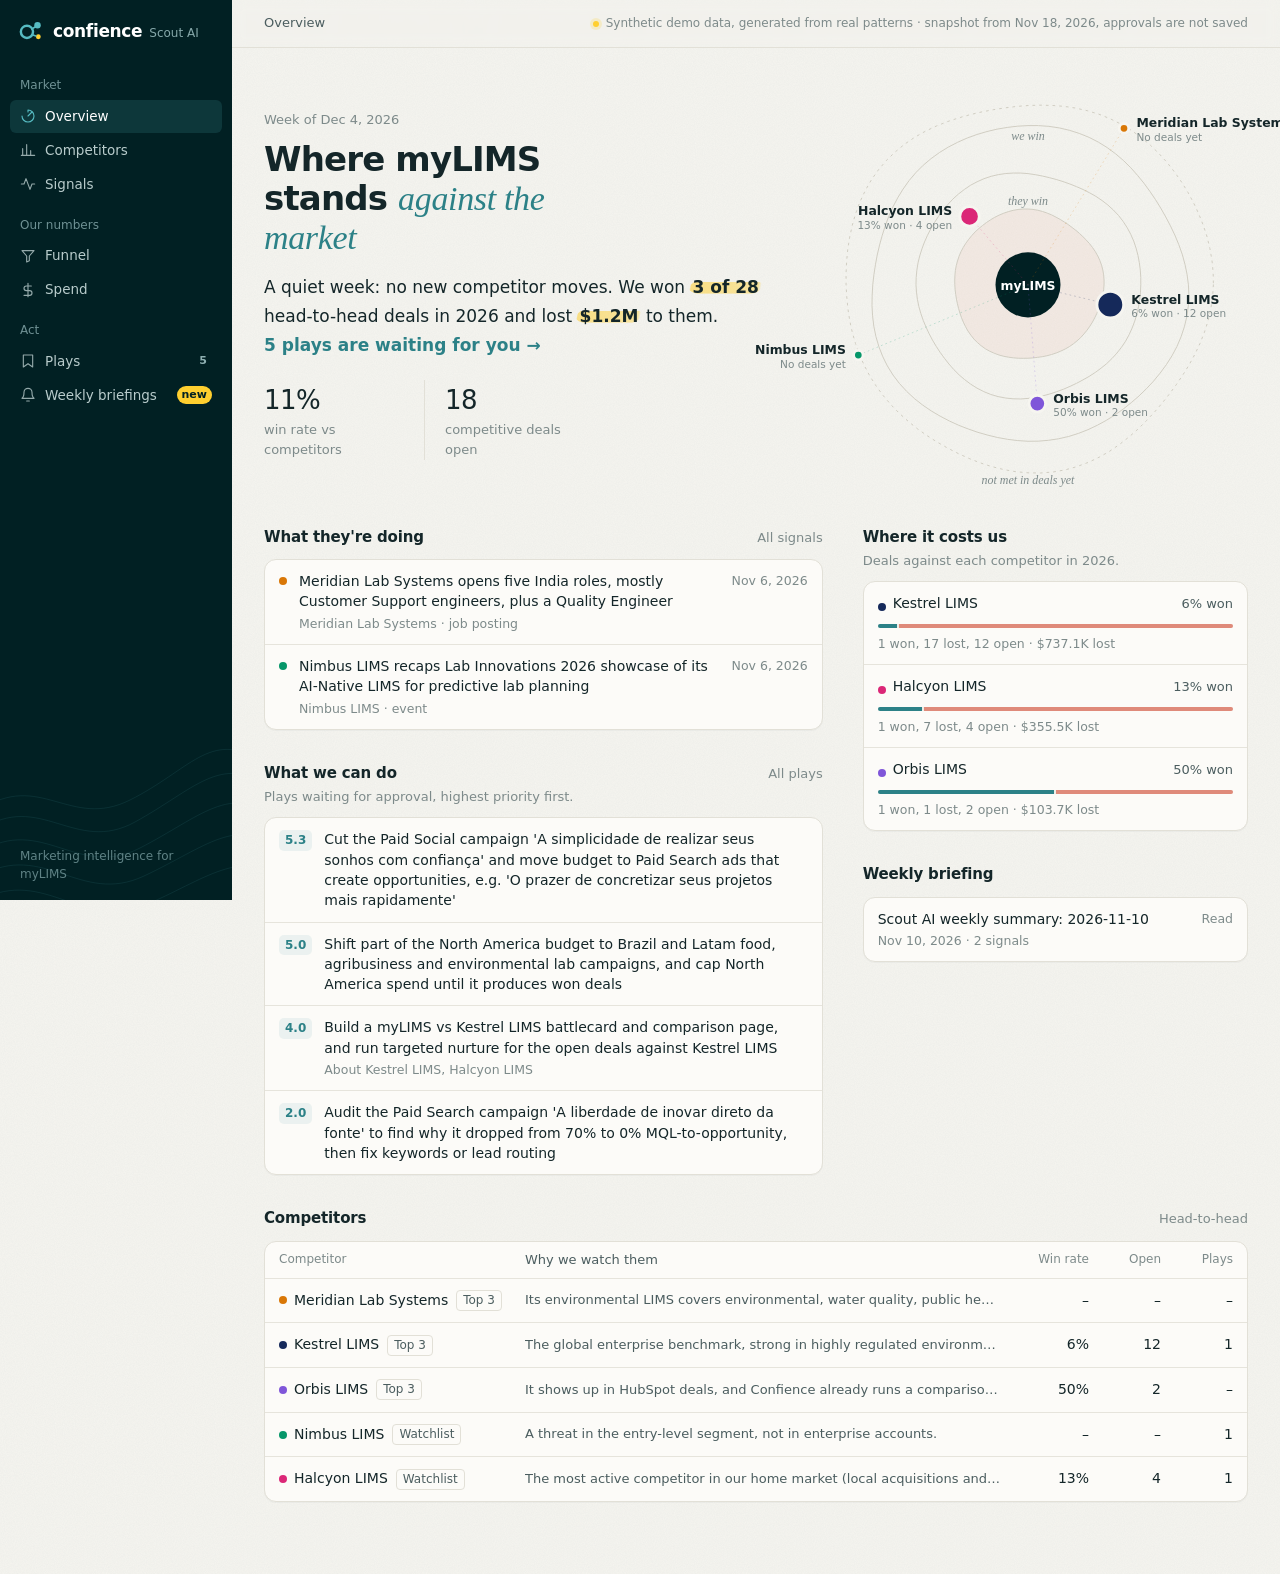
<file: index.html>
<!doctype html>
<html lang="en" data-snapshot="snapshot.json">
<head>
  <meta charset="utf-8">
  <meta name="viewport" content="width=device-width, initial-scale=1">
  <title>Scout AI · Confience</title>
  <link rel="stylesheet" href="static/app.css">
  <script type="module" src="static/app.js"></script>
</head>
<body>
  <div class="app">
    <aside class="sidebar">
      <a class="brand" href="#/overview" aria-label="Scout AI by Confience, overview">
        <svg class="brand-mark" viewBox="0 0 32 32" aria-hidden="true">
          <circle cx="11" cy="17" r="7.5" fill="none" stroke="currentColor" stroke-width="3"/>
          <circle cx="24" cy="9" r="4" class="dot-a"/>
          <circle cx="25" cy="23" r="3" class="dot-b"/>
          <path d="M17 13.5 21 11M17.5 20.5l4.5 1.6" stroke="currentColor" stroke-width="2" stroke-linecap="round"/>
        </svg>
        <span class="brand-text">
          <span class="brand-name">confience</span>
          <span class="brand-product">Scout AI</span>
        </span>
      </a>
      <nav id="nav" aria-label="Views">
        <div class="nav-group">Market</div>
        <a href="#/overview" data-view="overview">
          <svg viewBox="0 0 24 24" aria-hidden="true"><path d="M3 12a9 9 0 1 0 9-9M12 12l6-6M12 3v3"/></svg>Overview</a>
        <a href="#/competitors" data-view="competitors">
          <svg viewBox="0 0 24 24" aria-hidden="true"><path d="M4 20V10M10 20V4M16 20v-7M22 20H2"/></svg>Competitors</a>
        <a href="#/signals" data-view="signals">
          <svg viewBox="0 0 24 24" aria-hidden="true"><path d="M2 12h4l3-8 6 16 3-8h4"/></svg>Signals</a>
        <div class="nav-group">Our numbers</div>
        <a href="#/funnel" data-view="funnel">
          <svg viewBox="0 0 24 24" aria-hidden="true"><path d="M3 4h18l-7 8v7l-4 2v-9z"/></svg>Funnel</a>
        <a href="#/spend" data-view="spend">
          <svg viewBox="0 0 24 24" aria-hidden="true"><path d="M12 2v20M17 6H9.5a3.5 3.5 0 0 0 0 7h5a3.5 3.5 0 0 1 0 7H6"/></svg>Spend</a>
        <div class="nav-group">Act</div>
        <a href="#/plays" data-view="plays">
          <svg viewBox="0 0 24 24" aria-hidden="true"><path d="M5 3v18l7-5 7 5V3z"/></svg>Plays <span id="plays-count" class="count" hidden></span></a>
        <a href="#/briefings" data-view="briefings">
          <svg viewBox="0 0 24 24" aria-hidden="true"><path d="M6 8a6 6 0 0 1 12 0c0 7 3 9 3 9H3s3-2 3-9M10 21h4"/></svg>Weekly briefings <span id="badge" class="badge" hidden>new</span></a>
      </nav>
      <div class="sidebar-foot">Marketing intelligence for myLIMS</div>
    </aside>
    <div class="shell">
      <header class="topbar">
        <div id="crumb" class="crumb"></div>
        <div class="banner" role="note" id="banner">Synthetic demo data, generated from real patterns</div>
      </header>
      <main id="view" aria-live="polite"></main>
    </div>
  </div>
  <div id="tooltip" class="tooltip" role="tooltip" hidden></div>
</body>
</html>
</file>
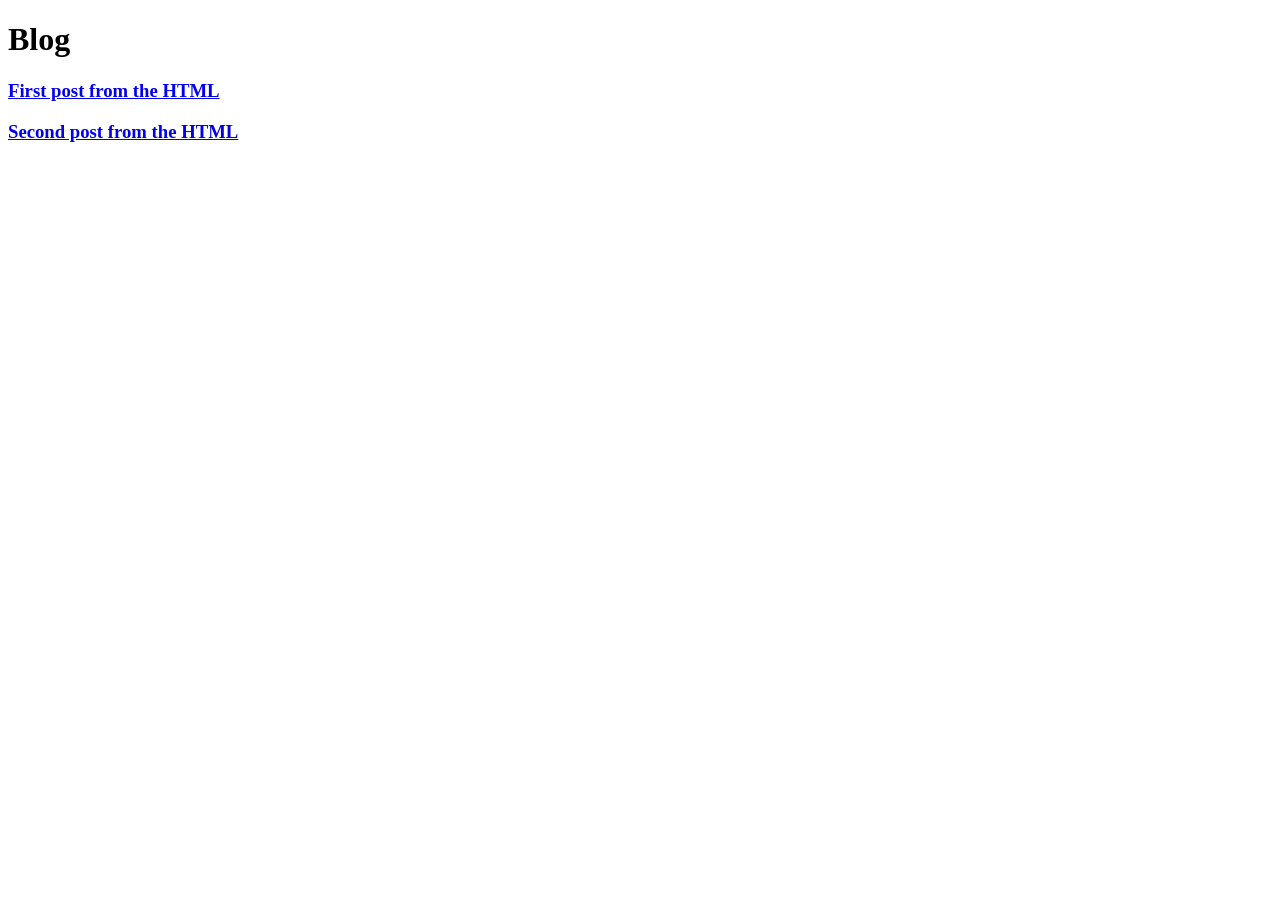
<file: tests/fixtures/collectors/blog_with_feed.html>
<!doctype html>
<html>
<head>
  <link rel="alternate" type="application/rss+xml" href="/blog/rss.xml">
  <link rel="alternate" type="application/rss+xml" href="https://acme.test/comments/feed/">
</head>
<body>
  <main>
    <h1>Blog</h1>
    <h3><a href="/blog/first-post">First post from the HTML</a></h3>
    <h3><a href="/blog/second-post">Second post from the HTML</a></h3>
  </main>
</body>
</html>
</file>
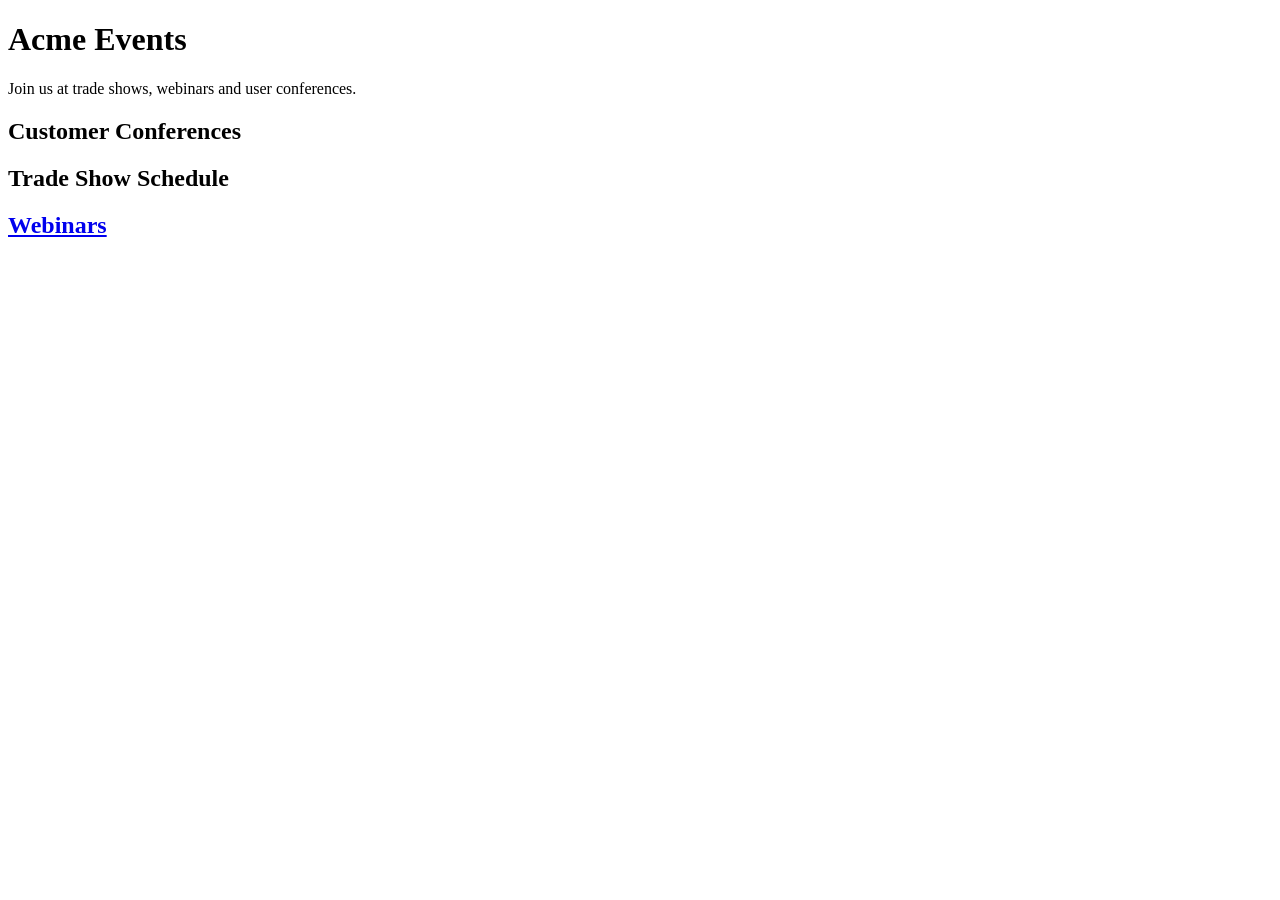
<file: tests/fixtures/collectors/events_hub.html>
<!doctype html>
<html>
<body>
  <main>
    <h1>Acme Events</h1>
    <p>Join us at trade shows, webinars and user conferences.</p>
    <h2>Customer Conferences</h2>
    <h2>Trade Show Schedule</h2>
    <h2><a href="/events/webinars">Webinars</a></h2>
  </main>
</body>
</html>
</file>
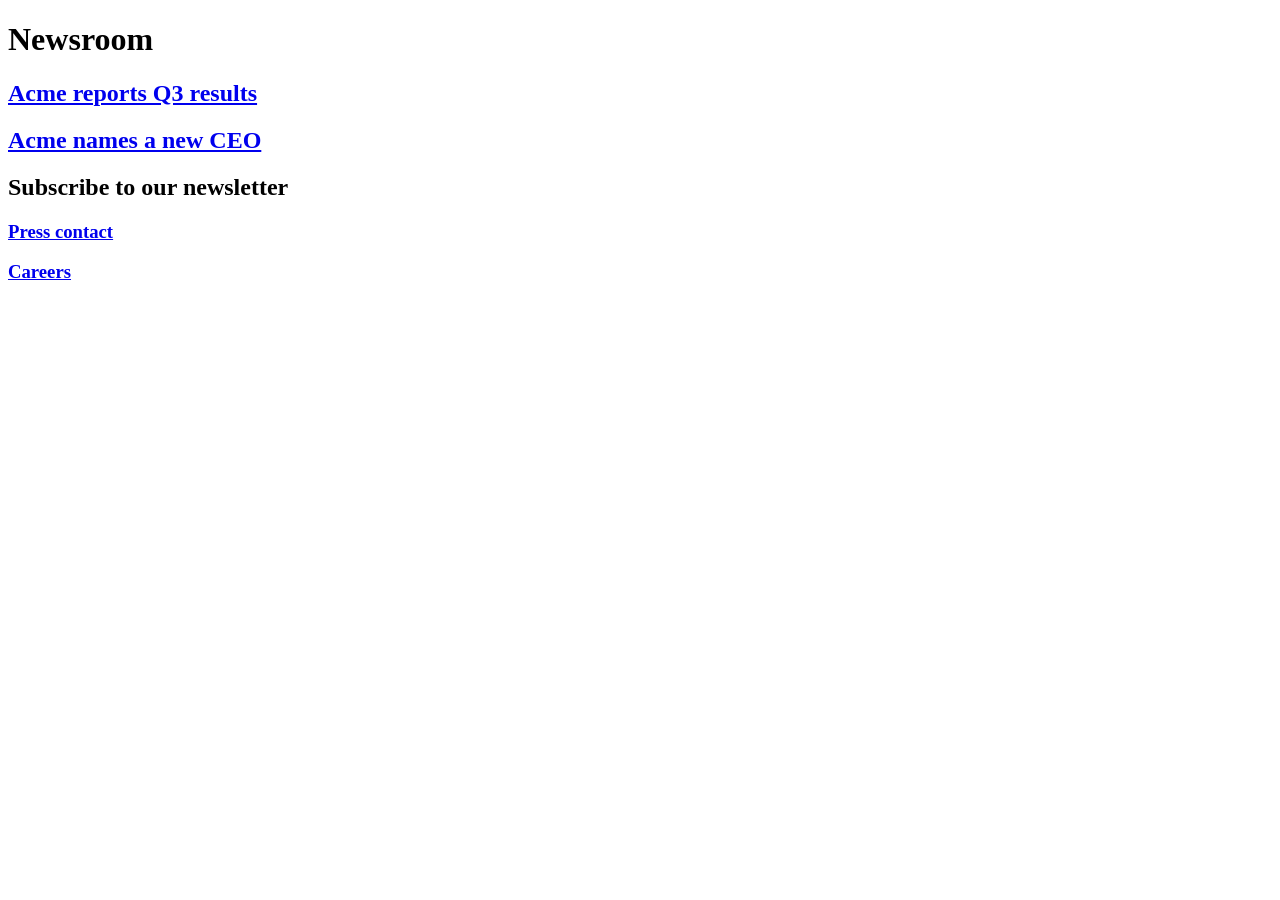
<file: tests/fixtures/collectors/news_headings.html>
<!doctype html>
<html>
<body>
  <main>
    <h1>Newsroom</h1>
    <h2><a href="https://acme.test/news/q3-results">Acme reports Q3 results</a></h2>
    <h2><a href="/news/new-ceo">Acme names a new CEO</a></h2>
    <h2>Subscribe to our newsletter</h2>
    <h3><a href="mailto:press@acme.test">Press contact</a></h3>
  </main>
  <footer><h3><a href="/careers">Careers</a></h3></footer>
</body>
</html>
</file>
<file: static/app.css>
/* Scout AI dashboard in the Confience palette, drawn like a work tool: flat surfaces,
   hairline borders, lists instead of floating cards, color only where it carries meaning.
   Warm paper neutrals keep it from feeling clinical. No external fonts: it runs offline. */
:root {
  color-scheme: light;
  --brand-deep: #012023;
  --brand: #2c8187;
  --brand-light: #56bbc2;
  --sun: #ffcf2f;

  --page: #f6f5f0;
  --surface: #fcfbf8;
  --surface-2: #efeee7;
  --hover: #f1f0ea;
  --ink: #142629;
  --ink-2: #4b5d5f;
  --muted: #7d8a8a;
  --grid: #e6e4dc;
  --axis: #cfccc1;
  --border: #e2e0d7;
  --accent: #2c8187;
  --accent-ink: #ffffff;
  --wash: rgba(44, 129, 135, 0.08);

  --won: #2c8187;
  --lost: #df8a7a;
  --good-text: #23774f;
  --bad-text: #b14a3c;
  --warn-ink: #8a6500;

  --series-1: #2c8187;
  --series-2: #d9a215;
  --series-3: #15295a;
  --series-4: #7f56d9;
  --series-5: #56bbc2;
  --series-6: #c2410c;

  --c-kestrel: #15295a;
  --c-orbis: #7f56d9;
  --c-meridian: #d97706;
  --c-halcyon: #db2777;
  --c-nimbus: #059669;

  --ui: "Inter", "Segoe UI Variable Text", "Segoe UI", system-ui, -apple-system, sans-serif;
  --display: "Poppins", "Segoe UI Variable Display", "Segoe UI", system-ui, sans-serif;
  --radius: 8px;
}
@media (prefers-color-scheme: dark) {
  :root:not([data-theme="light"]) {
    color-scheme: dark;
    --page: #0c1517;
    --surface: #101c1e;
    --surface-2: #162527;
    --hover: #142224;
    --ink: #e4ecea;
    --ink-2: #a9b8b7;
    --muted: #748583;
    --grid: #1c2b2d;
    --axis: #2b3d3f;
    --border: #1f3032;
    --accent: #56bbc2;
    --accent-ink: #012023;
    --wash: rgba(86, 187, 194, 0.10);
    --won: #56bbc2;
    --lost: #e2917f;
    --good-text: #5fcf9c;
    --bad-text: #ee8f80;
    --warn-ink: #f0c84a;
    --series-1: #56bbc2;
    --series-2: #f0c84a;
    --series-3: #8ea6e8;
    --series-4: #b197fc;
    --series-5: #2c9ea6;
    --series-6: #fb8c4b;
    --c-kestrel: #8ea6e8;
    --c-orbis: #b197fc;
    --c-meridian: #fbbf24;
    --c-halcyon: #f472b6;
    --c-nimbus: #34d399;
  }
}
:root[data-theme="dark"] {
  color-scheme: dark;
  --page: #0c1517;
  --surface: #101c1e;
  --surface-2: #162527;
  --hover: #142224;
  --ink: #e4ecea;
  --ink-2: #a9b8b7;
  --muted: #748583;
  --grid: #1c2b2d;
  --axis: #2b3d3f;
  --border: #1f3032;
  --accent: #56bbc2;
  --accent-ink: #012023;
  --wash: rgba(86, 187, 194, 0.10);
  --won: #56bbc2;
  --lost: #e2917f;
  --good-text: #5fcf9c;
  --bad-text: #ee8f80;
  --warn-ink: #f0c84a;
  --series-1: #56bbc2;
  --series-2: #f0c84a;
  --series-3: #8ea6e8;
  --series-4: #b197fc;
  --series-5: #2c9ea6;
  --series-6: #fb8c4b;
  --c-kestrel: #8ea6e8;
  --c-orbis: #b197fc;
  --c-meridian: #fbbf24;
  --c-halcyon: #f472b6;
  --c-nimbus: #34d399;
}

* { box-sizing: border-box; }
html, body { margin: 0; }
body {
  background: var(--page); color: var(--ink); font-family: var(--ui);
  font-size: 14px; line-height: 1.55; -webkit-font-smoothing: antialiased;
}
a { color: var(--accent); text-decoration: none; }
a:hover { text-decoration: underline; text-underline-offset: 2px; }
[hidden] { display: none !important; }
code { font-size: 0.9em; background: var(--surface-2); padding: 1px 5px; border-radius: 4px; }

/* --- shell --- */
.app { display: grid; grid-template-columns: 232px minmax(0, 1fr); min-height: 100vh; }
.sidebar {
  position: sticky; top: 0; height: 100vh; display: flex; flex-direction: column;
  background: var(--brand-deep); color: #c6d6d6; padding: 16px 10px;
}
.brand { display: flex; align-items: center; gap: 9px; color: #fff; padding: 2px 8px 18px; }
.brand:hover { text-decoration: none; }
.brand-mark { width: 26px; height: 26px; color: var(--brand-light); flex: none; }
.brand-mark .dot-a { fill: var(--brand-light); }
.brand-mark .dot-b { fill: var(--sun); }
.brand-text { display: flex; align-items: baseline; gap: 7px; }
.brand-name { font-family: var(--display); font-weight: 600; font-size: 17px; letter-spacing: -0.02em; }
.brand-product { font-size: 12px; color: #86a8aa; }
nav { display: flex; flex-direction: column; gap: 1px; }
.nav-group { font-size: 12px; color: #6f9194; padding: 14px 10px 4px; }
nav a {
  display: flex; align-items: center; gap: 9px; padding: 6px 10px; border-radius: 6px;
  color: #b9cccc; font-size: 13.5px; font-weight: 500;
}
nav a svg { width: 16px; height: 16px; fill: none; stroke: currentColor; stroke-width: 1.7; stroke-linecap: round; stroke-linejoin: round; flex: none; opacity: 0.8; }
nav a:hover { background: rgba(255, 255, 255, 0.05); color: #fff; text-decoration: none; }
nav a[aria-current="page"] { background: rgba(86, 187, 194, 0.14); color: #fff; }
nav a[aria-current="page"] svg { color: var(--brand-light); opacity: 1; }
.badge, .count { margin-left: auto; font-size: 11px; font-weight: 600; line-height: 18px; min-width: 18px; text-align: center; border-radius: 9px; padding: 0 5px; }
.badge { background: var(--sun); color: var(--brand-deep); }
.count { color: #8fb0b2; }
.sidebar-foot { margin-top: auto; padding: 12px 10px 0; font-size: 12px; color: #5f8285; }

.shell { min-width: 0; display: flex; flex-direction: column; }
.topbar {
  display: flex; align-items: center; justify-content: space-between; gap: 12px; flex-wrap: wrap;
  height: 48px; padding: 0 32px; border-bottom: 1px solid var(--border); background: var(--page);
  position: sticky; top: 0; z-index: 5;
}
.crumb { font-size: 13px; color: var(--ink-2); font-weight: 500; }
.crumb a { color: var(--muted); }
.crumb span + span::before { content: "›"; margin: 0 8px; color: var(--axis); }
.banner { display: inline-flex; align-items: center; gap: 7px; font-size: 12px; color: var(--muted); }
.banner::before { content: ""; width: 6px; height: 6px; border-radius: 50%; background: var(--sun); box-shadow: 0 0 0 3px rgba(255, 207, 47, 0.2); }
main { width: 100%; max-width: 1120px; margin: 0 auto; padding: 36px 32px 72px; transition: opacity 0.12s; }

/* --- type --- */
.page-head { margin-bottom: 28px; }
h1 { font-family: var(--display); font-size: 24px; line-height: 1.25; margin: 0 0 6px; font-weight: 600; letter-spacing: -0.02em; }
h2 { font-size: 14px; margin: 0; font-weight: 600; }
h3 { font-size: 14px; margin: 0; font-weight: 600; line-height: 1.45; }
.lead { color: var(--ink-2); margin: 0; max-width: 68ch; }
.lead.story { font-size: 16px; line-height: 1.6; color: var(--ink); max-width: 60ch; }
.lead.story a { font-weight: 600; }
.section { margin-top: 32px; }
.section-head { display: flex; align-items: baseline; justify-content: space-between; gap: 12px; margin-bottom: 10px; flex-wrap: wrap; }
.section-head p { margin: 2px 0 0; color: var(--muted); font-size: 13px; }
.more { font-size: 13px; color: var(--muted); white-space: nowrap; }
.more:hover { color: var(--accent); }

/* --- overview --- */
.stats { display: grid; grid-template-columns: repeat(4, minmax(0, 1fr)); border-top: 1px solid var(--border); border-bottom: 1px solid var(--border); }
.stat { padding: 16px 20px 16px 0; }
.stat + .stat { padding-left: 20px; border-left: 1px solid var(--border); }
.stat .value { font-family: var(--display); font-size: 26px; font-weight: 500; letter-spacing: -0.02em; font-variant-numeric: tabular-nums; }
.stat .label { font-size: 13px; color: var(--muted); }
.columns { display: grid; grid-template-columns: minmax(0, 1.45fr) minmax(0, 1fr); gap: 0 40px; }

/* --- lists: the main building block --- */
.rows { background: var(--surface); border: 1px solid var(--border); border-radius: var(--radius); }
.row {
  display: flex; align-items: flex-start; gap: 12px; padding: 11px 14px; color: var(--ink);
  border-bottom: 1px solid var(--grid);
}
.row:last-child { border-bottom: 0; }
a.row:hover { background: var(--hover); text-decoration: none; }
.rows > .row:first-child { border-radius: var(--radius) var(--radius) 0 0; }
.rows > .row:last-child { border-radius: 0 0 var(--radius) var(--radius); }
.row .dot { margin-top: 6px; }
.row-main { display: flex; flex-direction: column; gap: 2px; min-width: 0; flex: 1; }
.row-title { font-weight: 500; line-height: 1.45; }
.row-sub { font-size: 12.5px; color: var(--muted); }
.row-end { font-size: 12.5px; color: var(--muted); white-space: nowrap; margin-left: auto; }
.prio-num {
  font-variant-numeric: tabular-nums; font-size: 12px; font-weight: 600; color: var(--accent);
  background: var(--wash); border-radius: 5px; padding: 1px 6px; margin-top: 1px; flex: none;
}

/* --- shared bits --- */
.meta { font-size: 12.5px; color: var(--muted); display: flex; flex-wrap: wrap; align-items: center; gap: 4px 10px; }
.chip, .tag {
  display: inline-flex; align-items: center; gap: 5px; font-size: 12px; font-weight: 500; padding: 0 6px;
  border-radius: 4px; border: 1px solid var(--border); color: var(--ink-2); line-height: 19px; white-space: nowrap;
}
.tag.new { border-color: transparent; background: var(--wash); color: var(--accent); }
.chip::before { content: ""; width: 6px; height: 6px; border-radius: 50%; background: var(--axis); }
.chip.proposed::before { background: var(--sun); }
.chip.approved::before { background: var(--good-text); }
.chip.rejected::before { background: var(--bad-text); }
.dot { width: 8px; height: 8px; border-radius: 50%; background: var(--c, var(--muted)); flex: none; display: inline-block; }
.comp { display: inline-flex; align-items: center; gap: 7px; font-weight: 500; color: var(--ink); }
.empty { color: var(--muted); padding: 12px 0; margin: 0; }
.empty-card { border: 1px dashed var(--axis); border-radius: var(--radius); padding: 20px; color: var(--muted); font-size: 13px; }
.error { color: var(--bad-text); }
.note { font-size: 12.5px; color: var(--muted); margin: 8px 0 0; }
.card { background: var(--surface); border: 1px solid var(--border); border-radius: var(--radius); padding: 16px 18px; }
.stack > * + * { margin-top: 10px; }

/* --- controls --- */
.filters { display: flex; flex-wrap: wrap; gap: 10px 18px; align-items: end; margin-bottom: 20px; }
.field { display: flex; flex-direction: column; gap: 4px; font-size: 12px; color: var(--muted); }
select, button { font: inherit; font-size: 13px; color: var(--ink); }
select { background: var(--surface); border: 1px solid var(--border); border-radius: 6px; padding: 5px 8px; min-width: 130px; }
.segmented { display: inline-flex; border: 1px solid var(--border); border-radius: 6px; padding: 2px; gap: 2px; flex-wrap: wrap; background: var(--surface); }
.segmented button {
  border: 0; background: transparent; padding: 3px 10px; border-radius: 4px; font-weight: 500;
  color: var(--muted); cursor: pointer; display: inline-flex; align-items: center; gap: 6px;
}
.segmented button:hover { color: var(--ink); }
.segmented button[aria-pressed="true"] { background: var(--surface-2); color: var(--ink); }
.btn {
  display: inline-flex; align-items: center; gap: 6px; border: 1px solid var(--border); background: var(--surface);
  padding: 5px 12px; border-radius: 6px; font-weight: 500; cursor: pointer; color: var(--ink);
}
.btn:hover { background: var(--hover); text-decoration: none; }
.btn.primary { background: var(--accent); border-color: var(--accent); color: var(--accent-ink); }
.btn.primary:hover { background: var(--accent); filter: brightness(1.07); }
.btn.ghost-danger { border-color: transparent; background: transparent; color: var(--muted); }
.btn.ghost-danger:hover { color: var(--bad-text); background: transparent; }
.btn:disabled { opacity: 0.5; cursor: default; }

/* --- tiles (funnel, spend, battlecard): a ruled strip, not boxes --- */
.tiles { display: grid; grid-template-columns: repeat(auto-fit, minmax(170px, 1fr)); margin-bottom: 24px; border-top: 1px solid var(--border); border-bottom: 1px solid var(--border); }
.tile { padding: 14px 18px 14px 0; }
.tile + .tile { padding-left: 18px; border-left: 1px solid var(--border); }
.tile .label { font-size: 12.5px; color: var(--muted); }
.tile .value { font-family: var(--display); font-size: 24px; font-weight: 500; letter-spacing: -0.02em; line-height: 1.3; font-variant-numeric: tabular-nums; }
.delta { font-size: 12.5px; color: var(--muted); }
.delta.up { color: var(--good-text); }
.delta.down { color: var(--bad-text); }

/* --- win/loss --- */
.wl-top { display: flex; justify-content: space-between; align-items: center; gap: 8px; }
.wl-rate { font-variant-numeric: tabular-nums; color: var(--ink-2); font-size: 13px; }
.wl-bar { display: flex; height: 4px; border-radius: 2px; overflow: hidden; background: var(--surface-2); margin: 7px 0 4px; gap: 2px; }
.wl-bar .won { background: var(--won); }
.wl-bar .lost { background: var(--lost); }

/* --- competitor list --- */
.comp-row {
  display: grid; grid-template-columns: 230px minmax(0, 1fr) 72px 56px 56px; gap: 16px; align-items: center;
  padding: 11px 14px; border-bottom: 1px solid var(--grid); color: var(--ink);
}
.comp-row:last-child { border-bottom: 0; }
a.comp-row:hover { background: var(--hover); text-decoration: none; }
.comp-row:last-child { border-radius: 0 0 var(--radius) var(--radius); }
.comp-row-head { font-size: 12px; color: var(--muted); padding-top: 8px; padding-bottom: 8px; }
.comp-name { display: flex; align-items: center; gap: 8px; flex-wrap: wrap; }
.why-col { color: var(--ink-2); font-size: 13px; white-space: nowrap; overflow: hidden; text-overflow: ellipsis; }
.num { text-align: right; font-variant-numeric: tabular-nums; }

/* --- battlecard --- */
.bc-head { display: flex; align-items: center; gap: 14px; flex-wrap: wrap; margin-bottom: 12px; }
.bc-avatar {
  width: 40px; height: 40px; border-radius: 10px; display: grid; place-items: center; flex: none;
  background: var(--c); color: #fff; font-family: var(--display); font-weight: 600; font-size: 15px;
}
.bc-head h1 { margin: 0 0 4px; }
.vs { width: 100%; border-collapse: collapse; font-size: 13.5px; }
.vs th, .vs td { padding: 10px 14px; text-align: left; vertical-align: top; border-bottom: 1px solid var(--grid); white-space: normal; }
.vs tr:last-child th, .vs tr:last-child td { border-bottom: 0; }
.vs thead th { font-size: 12.5px; color: var(--ink); font-weight: 600; }
.vs thead th.us span { color: var(--muted); font-weight: 400; }
.vs tbody th { color: var(--muted); font-size: 12.5px; font-weight: 500; width: 18%; }
.vs td.us { box-shadow: inset 2px 0 0 var(--accent); background: var(--wash); }
.vs .unknown { color: var(--muted); font-style: italic; }
.vs tr.weak td:not(.us) { color: var(--bad-text); }
.two-col { display: grid; grid-template-columns: minmax(0, 1.4fr) minmax(0, 1fr); gap: 20px; align-items: start; }
.angles h3 { margin-bottom: 4px; }
.angle { display: flex; gap: 10px; align-items: flex-start; padding: 9px 0; border-bottom: 1px solid var(--grid); }
.angle:last-of-type { border-bottom: 0; }
.angle-icon { width: 6px; height: 6px; border-radius: 50%; background: var(--sun); margin-top: 8px; flex: none; }
.timeline { position: relative; padding-left: 20px; }
.timeline::before { content: ""; position: absolute; left: 3px; top: 8px; bottom: 8px; width: 1px; background: var(--border); }
.tl-item { position: relative; padding: 0 0 20px; }
.tl-item::before { content: ""; position: absolute; left: -20px; top: 6px; width: 7px; height: 7px; border-radius: 50%; background: var(--c, var(--accent)); }
.tl-day { font-size: 12.5px; color: var(--muted); margin: 4px 0 8px; font-weight: 500; }

/* --- signals --- */
.signal { padding: 14px 16px; border-bottom: 1px solid var(--grid); }
.signal:last-child { border-bottom: 0; }
.signal h3 { margin-top: 6px; }
.signal h3 a { color: var(--ink); }
.signal p { margin: 6px 0 0; color: var(--ink-2); }
.why-box { margin-top: 10px; padding-left: 12px; border-left: 2px solid var(--sun); color: var(--ink-2); }
.why-box strong { color: var(--ink); font-weight: 600; }

/* --- plays --- */
.play { display: grid; grid-template-columns: 52px minmax(0, 1fr); gap: 16px; }
.prio { text-align: left; }
.prio .n { font-family: var(--display); font-size: 20px; font-weight: 500; color: var(--accent); line-height: 1.1; font-variant-numeric: tabular-nums; }
.prio .l { font-size: 11px; color: var(--muted); }
.play h3 { font-size: 15px; margin: 6px 0 12px; }
.scores { display: grid; grid-template-columns: repeat(4, minmax(0, 120px)); gap: 8px 22px; margin: 0 0 12px; }
.score .top { display: flex; justify-content: space-between; font-size: 12px; color: var(--muted); }
.score .top span:last-child { font-variant-numeric: tabular-nums; color: var(--ink-2); }
.pips { display: grid; grid-template-columns: repeat(5, 1fr); gap: 2px; margin-top: 4px; }
.pips i { height: 3px; border-radius: 2px; background: var(--surface-2); }
.pips i.on { background: var(--accent); }
.score.lower .pips i.on { background: var(--series-2); }
details.evidence { margin-top: 2px; }
details.evidence summary { cursor: pointer; font-size: 13px; color: var(--muted); list-style: none; width: fit-content; }
details.evidence summary:hover { color: var(--ink); }
details.evidence summary::-webkit-details-marker { display: none; }
details.evidence summary::before { content: "›"; display: inline-block; width: 12px; transition: transform 0.15s; }
details.evidence[open] summary::before { transform: rotate(90deg); }
.evidence ul { margin: 8px 0 0; padding: 0; list-style: none; border-left: 1px solid var(--border); }
.evidence li { padding: 6px 0 6px 14px; font-size: 13px; color: var(--ink-2); }
.evidence li strong { color: var(--ink); font-weight: 500; }
.evidence .kind { font-size: 11.5px; color: var(--muted); }
.actions { display: flex; gap: 6px; margin-top: 14px; flex-wrap: wrap; }
.dry-run { margin-top: 14px; border: 1px solid var(--border); border-radius: var(--radius); background: var(--page); }
.dry-run-head { padding: 7px 12px; font-size: 12px; color: var(--warn-ink); border-bottom: 1px solid var(--border); display: flex; align-items: center; gap: 7px; }
.dry-run-head::before { content: ""; width: 6px; height: 6px; border-radius: 50%; background: var(--sun); }
.dry-run-body { padding: 12px; }
.dry-run pre { white-space: pre-wrap; font-size: 12px; margin: 10px 0 0; color: var(--ink-2); max-height: 260px; overflow: auto; }

/* --- tables --- */
.table-wrap { overflow-x: auto; background: var(--surface); border: 1px solid var(--border); border-radius: var(--radius); }
table { border-collapse: collapse; width: 100%; font-size: 13.5px; }
th, td { padding: 8px 14px; text-align: right; border-bottom: 1px solid var(--grid); white-space: nowrap; }
th:first-child, td:first-child { text-align: left; white-space: normal; }
th { font-weight: 500; color: var(--muted); font-size: 12.5px; }
td { font-variant-numeric: tabular-nums; }
tr:last-child td { border-bottom: 0; }

/* --- briefings --- */
.split { display: grid; grid-template-columns: 220px minmax(0, 1fr); gap: 24px; align-items: start; }
.list { display: flex; flex-direction: column; gap: 1px; }
.list button { text-align: left; display: block; width: 100%; padding: 8px 10px; background: transparent; border: 0; border-radius: 6px; cursor: pointer; }
.list button:hover { background: var(--hover); }
.list button[aria-current="true"] { background: var(--surface-2); }
.list .chip { margin-left: 2px; }
.markdown { background: var(--surface); border: 1px solid var(--border); border-radius: var(--radius); padding: 8px 32px 28px; overflow-x: auto; line-height: 1.65; }
.markdown h1 { font-size: 20px; margin-top: 20px; }
.markdown h2 { font-size: 15px; margin: 26px 0 8px; }
.markdown h3 { margin: 18px 0 6px; }
.markdown blockquote { margin: 12px 0; padding: 2px 0 2px 14px; border-left: 2px solid var(--sun); color: var(--ink-2); }
.markdown table { margin: 8px 0; }

/* --- charts --- */
.chart { background: var(--surface); border: 1px solid var(--border); border-radius: var(--radius); padding: 14px 16px; margin-bottom: 16px; }
.chart > .meta { font-size: 13px; font-weight: 600; color: var(--ink); margin-bottom: 8px; }
.chart svg { display: block; width: 100%; height: auto; overflow: visible; }
.chart text { font-size: 11px; fill: var(--muted); }
.charts-2 { display: grid; grid-template-columns: repeat(2, minmax(0, 1fr)); gap: 16px; }
.charts-2 .chart { margin-bottom: 0; }
.legend { display: flex; flex-wrap: wrap; gap: 4px 14px; font-size: 12px; color: var(--ink-2); margin: 0 0 8px; }
.legend span::before { content: ""; display: inline-block; width: 12px; height: 2px; margin-right: 6px; vertical-align: middle; background: var(--key); }
.legend.bars span::before { height: 8px; width: 8px; border-radius: 2px; }
.tooltip {
  position: fixed; z-index: 20; pointer-events: none; background: var(--surface); color: var(--ink);
  border: 1px solid var(--border); border-radius: 6px; padding: 6px 10px; font-size: 12.5px;
  box-shadow: 0 4px 12px rgba(20, 38, 41, 0.08);
}
.tooltip .row { display: flex; align-items: center; gap: 8px; padding: 0; border: 0; }
.tooltip .key { display: inline-block; width: 10px; height: 2px; background: var(--key); }
.tooltip strong { font-variant-numeric: tabular-nums; font-weight: 600; }

/* --- organic layer: paper grain, sketched contours, highlighter, serif accents --- */
body {
  background-image: url("data:image/svg+xml,%3Csvg xmlns='http://www.w3.org/2000/svg' width='160' height='160'%3E%3Cfilter id='n'%3E%3CfeTurbulence type='fractalNoise' baseFrequency='.9' numOctaves='2' stitchTiles='stitch'/%3E%3CfeColorMatrix values='0 0 0 0 0.08 0 0 0 0 0.15 0 0 0 0 0.16 0 0 0 .05 0'/%3E%3C/filter%3E%3Crect width='100%25' height='100%25' filter='url(%23n)'/%3E%3C/svg%3E");
}
.topbar { background: transparent; backdrop-filter: blur(6px); }
.sidebar {
  background:
    url("data:image/svg+xml,%3Csvg xmlns='http://www.w3.org/2000/svg' width='232' height='420' fill='none' stroke='%2356bbc2' stroke-opacity='.10'%3E%3Cpath d='M-20 330c60-40 90 20 150-10s80-70 130-40'/%3E%3Cpath d='M-20 350c60-40 95 25 155-8s85-68 135-36'/%3E%3Cpath d='M-20 372c62-38 98 28 160-4s88-64 140-32'/%3E%3Cpath d='M-20 396c64-36 100 30 164 0s90-60 144-28'/%3E%3Cpath d='M-20 420c66-34 103 33 168 4s92-56 148-24'/%3E%3C/svg%3E") left bottom / 100% auto no-repeat,
    var(--brand-deep);
}
:root { --serif: "Iowan Old Style", "Palatino Linotype", Palatino, Georgia, serif; --radius: 12px; }
.intro { display: grid; grid-template-columns: minmax(0, 1fr) minmax(0, 440px); gap: 24px 40px; align-items: center; margin-bottom: 8px; }
.kicker { font-size: 13px; color: var(--muted); margin: 0 0 10px; }
.headline { font-size: 34px; line-height: 1.15; letter-spacing: -0.025em; margin-bottom: 16px; max-width: 16ch; }
.headline em, h1 em { font-family: var(--serif); font-style: italic; font-weight: 400; color: var(--accent); letter-spacing: -0.01em; }
.story { font-size: 17px; line-height: 1.7; color: var(--ink); margin: 0 0 20px; max-width: 46ch; }
.story a { font-weight: 600; white-space: nowrap; }
mark {
  color: inherit; font-weight: 600; padding: 0 4px; margin: 0 -2px; white-space: nowrap;
  background: linear-gradient(100deg, transparent 2%, rgba(255, 207, 47, 0.55) 4%, rgba(255, 207, 47, 0.42) 92%, transparent 96%) 0 62% / 100% 58% no-repeat;
  border-radius: 40% 60% 45% 55% / 60% 40% 60% 40%;
  -webkit-box-decoration-break: clone; box-decoration-break: clone;
}
:root[data-theme="dark"] mark { color: #fff3c4; background-size: 100% 40%; background-position: 0 85%; }
@media (prefers-color-scheme: dark) { :root:not([data-theme="light"]) mark { color: #fff3c4; background-size: 100% 40%; background-position: 0 85%; } }
.intro .stats { grid-template-columns: repeat(2, minmax(0, 160px)); border: 0; gap: 0; }
.intro .stat { padding: 0 20px 0 0; }
.intro .stat + .stat { padding-left: 20px; }
.orbit svg { width: 100%; height: auto; display: block; overflow: visible; }
.orbit-zone { fill: rgba(223, 138, 122, 0.10); }
.orbit-ring { fill: none; stroke: var(--axis); stroke-width: 1; }
.orbit-ring.dashed { stroke-dasharray: 2 5; stroke-linecap: round; }
.orbit-note { font-size: 12.5px; fill: var(--muted); font-family: var(--serif); font-style: italic; }
.orbit-core { fill: var(--brand-deep); }
:root[data-theme="dark"] .orbit-core { fill: var(--brand); }
@media (prefers-color-scheme: dark) { :root:not([data-theme="light"]) .orbit-core { fill: var(--brand); } }
.orbit-core-label { fill: #fff; font-family: var(--display); font-size: 13px; font-weight: 600; }
.orbit-tether { stroke: var(--c); stroke-opacity: 0.22; stroke-width: 1; stroke-dasharray: 1 4; stroke-linecap: round; }
.orbit-dot { fill: var(--c); stroke: var(--page); stroke-width: 3; transition: r 0.2s; }
.orbit-item { cursor: pointer; }
.orbit-item:hover .orbit-dot { stroke: var(--c); stroke-opacity: 0.25; stroke-width: 8; }
.orbit-name { font-size: 13px; font-weight: 600; fill: var(--ink); }
.orbit-detail { font-size: 11px; fill: var(--muted); }
.orbit-pulse { fill: none; stroke: var(--c); stroke-width: 1.5; transform-box: fill-box; transform-origin: center; animation: pulse 2.4s ease-out infinite; }
@keyframes pulse { from { opacity: 0.7; transform: scale(0.8); } to { opacity: 0; transform: scale(2.2); } }
@media (prefers-reduced-motion: reduce) { .orbit-pulse { animation: none; opacity: 0.4; } }
.rows, .card, .table-wrap, .chart, .markdown { box-shadow: 0 1px 0 rgba(20, 38, 41, 0.03); }
.section-head h2 { font-family: var(--display); font-size: 15px; letter-spacing: -0.01em; }
.page-head h1 { font-size: 28px; }
a.row:hover, a.comp-row:hover { background: var(--wash); }

/* --- living charts --- */
.chart .grid-line { stroke: var(--grid); stroke-dasharray: 2 4; }
.chart .axis-line { stroke: var(--axis); }
.chart .cross { stroke: var(--axis); stroke-dasharray: 3 3; }
.series { transition: opacity 0.2s; }
.series.dim { opacity: 0.15; }
.series.off { display: none; }
.series .line {
  fill: none; stroke: var(--c); stroke-width: 2.2; stroke-linecap: round; stroke-linejoin: round;
  stroke-dasharray: 1; stroke-dashoffset: 1; animation: draw 1.1s cubic-bezier(.6, .1, .2, 1) var(--d, 0ms) forwards;
}
.series .area { opacity: 0; animation: fade 0.8s ease 0.5s forwards; }
.series .end-dot { fill: var(--c); stroke: var(--surface); stroke-width: 2; opacity: 0; animation: fade 0.3s ease calc(var(--d, 0ms) + 1s) forwards; }
.series .end-label { font-size: 12px; font-weight: 600; fill: var(--c); opacity: 0; animation: fade 0.4s ease calc(var(--d, 0ms) + 1s) forwards; }
.hover-dot { fill: var(--surface); stroke: var(--c); stroke-width: 2.5; pointer-events: none; }
@keyframes draw { to { stroke-dashoffset: 0; } }
@keyframes fade { to { opacity: 1; } }
@keyframes grow { from { transform: scaleX(0); } }
@keyframes rise { from { opacity: 0; transform: translateY(4px); } }
.legend button {
  font: inherit; font-size: 12px; color: var(--ink-2); background: none; border: 0; padding: 2px 4px; border-radius: 4px; cursor: pointer;
}
.legend button:hover { background: var(--hover); color: var(--ink); }
.legend button.off { opacity: 0.4; text-decoration: line-through; }
.legend button::before { content: ""; display: inline-block; width: 12px; height: 2px; margin-right: 6px; vertical-align: middle; background: var(--key); border-radius: 2px; }
.legend.bars button { cursor: default; }
.legend.bars button::before { height: 8px; width: 8px; }
.bar-track { fill: var(--surface-2); }
.bar-label { fill: var(--ink-2) !important; font-size: 12.5px !important; }
.bar-total { fill: var(--ink-2) !important; font-weight: 600; }
.grow { transform-box: fill-box; transform-origin: left; animation: grow 0.8s cubic-bezier(.3, .7, .2, 1) var(--d, 0ms) backwards; }
.bar-seg { transition: opacity 0.15s; }
.bar-seg:hover { opacity: 0.8; }

/* funnel */
.funnel { padding: 6px 0 0; overflow: hidden; }
.funnel-body { clip-path: inset(0 100% 0 0); animation: reveal 1.2s cubic-bezier(.6, .1, .2, 1) forwards; }
@keyframes reveal { to { clip-path: inset(0 0 0 0); } }
.funnel-divider { stroke: var(--grid); stroke-dasharray: 2 4; }
.funnel .funnel-name { font-size: 13px; fill: var(--muted); }
.funnel .funnel-value { font-family: var(--display); font-size: 26px; font-weight: 600; fill: #fff; paint-order: stroke; stroke: rgba(1, 32, 35, 0.25); stroke-width: 3px; }
.funnel .funnel-delta { font-size: 12px; fill: var(--muted); }
.funnel .funnel-delta.up { fill: var(--good-text); }
.funnel .funnel-delta.down { fill: var(--bad-text); }
.funnel-rate rect { fill: var(--surface); stroke: var(--border); }
.funnel-rate text { font-size: 12px; font-weight: 600; fill: var(--ink); }

/* data tables */
.table-wrap { overflow-y: hidden; }
table.data th { padding-top: 0; padding-bottom: 0; }
table.data th .sort {
  font: inherit; font-size: 12.5px; color: var(--muted); background: none; border: 0; padding: 9px 0; cursor: pointer;
  display: inline-flex; align-items: center; gap: 4px; width: 100%; justify-content: inherit;
}
table.data th.num .sort { justify-content: flex-end; }
table.data th .sort:hover { color: var(--ink); }
table.data th .sort::after { content: "↕"; font-size: 10px; opacity: 0; transition: opacity 0.15s; }
table.data th:hover .sort::after { opacity: 0.5; }
table.data th[aria-sort="descending"] .sort, table.data th[aria-sort="ascending"] .sort { color: var(--ink); }
table.data th[aria-sort="descending"] .sort::after { content: "↓"; opacity: 1; color: var(--accent); }
table.data th[aria-sort="ascending"] .sort::after { content: "↑"; opacity: 1; color: var(--accent); }
table.data tbody tr { animation: rise 0.35s ease calc(var(--i, 0) * 30ms) backwards; transition: background 0.12s; }
table.data tbody tr:hover { background: var(--wash); }
table.data td { vertical-align: middle; }
td.has-bar { position: relative; }
td.has-bar::after {
  content: ""; position: absolute; right: 14px; bottom: 4px; height: 3px; border-radius: 2px;
  width: calc((100% - 28px) * var(--wn, 0));
  background: var(--b); opacity: 0.55; transform-origin: right; animation: grow 0.7s cubic-bezier(.3, .7, .2, 1) calc(var(--i, 0) * 30ms) backwards;
}
.cell-v { font-variant-numeric: tabular-nums; }
.cell-d { display: inline-block; min-width: 42px; text-align: right; margin-left: 8px; font-size: 11.5px; color: var(--muted); font-variant-numeric: tabular-nums; }
.cell-d.up { color: var(--good-text); }
.cell-d.down { color: var(--bad-text); }
.spark-cell { width: 100px; padding-top: 4px; padding-bottom: 4px; }
th.spark-cell { text-align: left; font-size: 12.5px; }
.spark { width: 84px; height: 24px; display: block; overflow: visible; }
.spark path { fill: none; stroke: var(--c); stroke-width: 1.6; stroke-linecap: round; stroke-dasharray: 1; stroke-dashoffset: 1; animation: draw 0.9s ease 0.15s forwards; }
.spark circle { fill: var(--c); }
.wl-bar.inline { width: 120px; margin: 0; height: 6px; }

@media (prefers-reduced-motion: reduce) {
  .series .line, .spark path { animation: none; stroke-dashoffset: 0; }
  .series .area, .series .end-dot, .series .end-label { animation: none; opacity: 1; }
  .grow, table.data tbody tr, td.has-bar::after { animation: none; }
  .funnel-body { animation: none; clip-path: none; }
}

/* --- responsive --- */
@media (max-width: 1000px) {
  .intro { grid-template-columns: 1fr; }
  .orbit { max-width: 440px; }
}
@media (max-width: 1000px) {
  .columns, .two-col, .charts-2 { grid-template-columns: 1fr; }
  .comp-row { grid-template-columns: minmax(0, 1fr) 64px 48px 48px; }
  .why-col { display: none; }
}
@media (max-width: 780px) {
  .app { grid-template-columns: 1fr; }
  .sidebar { position: sticky; z-index: 10; height: auto; flex-direction: row; align-items: center; gap: 10px; padding: 8px 12px; }
  .brand { padding: 0; }
  .brand-text { display: none; }
  nav { flex-direction: row; overflow-x: auto; scrollbar-width: none; }
  nav a { white-space: nowrap; }
  .nav-group, .sidebar-foot { display: none; }
  .topbar { position: static; height: auto; padding: 8px 16px; }
  main { padding: 24px 16px 48px; }
  .stats { grid-template-columns: repeat(2, minmax(0, 1fr)); }
  .stat:nth-child(3) { padding-left: 0; border-left: 0; }
  .stat:nth-child(n + 3) { border-top: 1px solid var(--border); }
  .tile, .tile + .tile { padding: 12px 0; border-left: 0; }
  .tile + .tile { border-top: 1px solid var(--border); }
  .split { grid-template-columns: 1fr; }
  .list { flex-direction: row; overflow-x: auto; }
  .play { grid-template-columns: 1fr; gap: 6px; }
  .prio { display: flex; align-items: baseline; gap: 6px; }
  .scores { grid-template-columns: repeat(2, minmax(0, 1fr)); }
  .comp-row { grid-template-columns: minmax(0, 1fr) 56px 40px 40px; gap: 10px; }
  .markdown { padding: 4px 16px 20px; }
  .vs tbody th { width: auto; }
}
</file>
